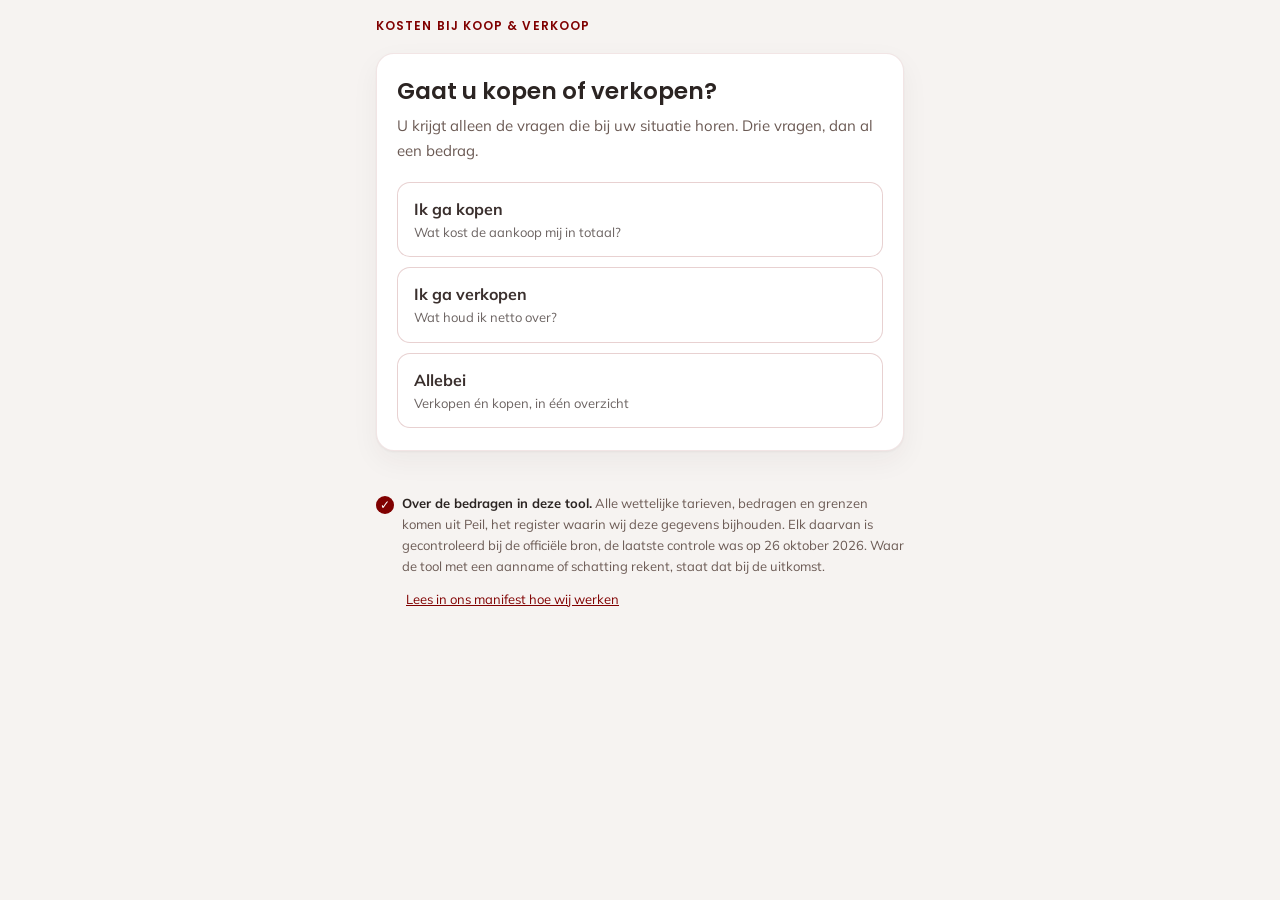
<file: index.html>
<!DOCTYPE html>
<html lang="nl">
<head>
    <meta charset="utf-8">
    <meta name="viewport" content="width=device-width, initial-scale=1">
    <title>Kosten bij koop en verkoop van Frans vastgoed - InfoFrankrijk</title>

    <!-- De tool hoort niet zelfstandig te ranken naast het artikel waarin hij
         is ingebed. Dezelfde URL staat als ARTIKEL_URL in calc.js; test.mjs
         faalt zodra de twee uit elkaar lopen. -->
    <meta name="robots" content="noindex, follow">
    <link rel="canonical" href="https://infofrankrijk.com/vastgoed-transactiekosten/">

    <link rel="stylesheet" href="schil.css">
</head>
<body>

<div class="rekentool">
  <div class="kolom">

    <div class="kop">Kosten bij koop &amp; verkoop</div>

    <!-- Voortgang -->
    <div class="voortgang verborgen" data-toon="voortgang">
      <div class="voortgang-regel">
        <button type="button" class="terug" data-actie="terug" aria-label="Vorige vraag">← Terug</button>
        <div class="stapteller">Vraag <span data-tekst="stapNr">1</span> van <span data-tekst="stapTotaal">1</span></div>
      </div>
      <div class="balk"><div class="balk-vulling" data-breedte="pct"></div></div>
    </div>

    <!-- Rol -->
    <section class="kaart verborgen" data-scherm="rol" aria-labelledby="kop-rol">
      <h1 id="kop-rol">Gaat u kopen of verkopen?</h1>
      <p class="inleiding">U krijgt alleen de vragen die bij uw situatie horen. Drie vragen, dan al een bedrag.</p>
      <div class="keuzes">
        <button type="button" class="keuze" data-veld="rol" data-waarde="koper">Ik ga kopen<span>Wat kost de aankoop mij in totaal?</span></button>
        <button type="button" class="keuze" data-veld="rol" data-waarde="verkoper">Ik ga verkopen<span>Wat houd ik netto over?</span></button>
        <button type="button" class="keuze" data-veld="rol" data-waarde="beide">Allebei<span>Verkopen én kopen, in één overzicht</span></button>
      </div>
    </section>

    <!-- K1 postcode -->
    <section class="kaart verborgen" data-scherm="k1" aria-labelledby="kop-k1">
      <h1 id="kop-k1">Wat is de postcode van de woning?</h1>
      <p class="inleiding">Het departement bepaalt het tarief van de overdrachtsbelasting.</p>
      <label for="veld-postcode">Postcode</label>
      <input id="veld-postcode" class="veld" name="postcode" type="text" inputmode="numeric" autocomplete="postal-code" maxlength="5" placeholder="34000">
      <p class="onderschrift">Vijf cijfers, bijvoorbeeld 34000 voor Montpellier.</p>
      <p class="onderschrift" data-tekst="postcodeMelding" role="status"></p>
    </section>

    <!-- K2 koopsom -->
    <section class="kaart verborgen" data-scherm="k2" aria-labelledby="kop-k2">
      <h1 id="kop-k2">Wat is de koopsom?
        <button type="button" class="info-knop" data-info="koopsom" aria-label="Uitleg bij koopsom" aria-expanded="false">i</button>
      </h1>
      <div class="notitie verborgen" data-notitie="koopsom" role="note">De koopsom is de prijs die u met de verkoper afspreekt, zoals die in het voorlopige koopcontract komt te staan. Kosten van notaris, belasting en makelaar horen daar niet bij. Die rekenen wij hierna voor u uit.</div>
      <label for="veld-koopsom" class="blok">Koopsom</label>
      <div class="bedragveld">
        <span class="teken" aria-hidden="true">€</span>
        <input id="veld-koopsom" name="koopsom" type="text" inputmode="numeric" placeholder="400.000">
      </div>
    </section>

    <!-- K3 type -->
    <section class="kaart verborgen" data-scherm="k3" aria-labelledby="kop-k3">
      <h1 id="kop-k3">Bestaande woning of nieuwbouw?
        <button type="button" class="info-knop" data-info="type" aria-label="Uitleg bij bestaand of nieuwbouw" aria-expanded="false">i</button>
      </h1>
      <div class="notitie verborgen" data-notitie="type" role="note">Nieuwbouw is een woning die voor het eerst wordt geleverd, meestal gekocht van een projectontwikkelaar of op plan. Alle andere woningen gelden als bestaande bouw. Het verschil is groot: bij nieuwbouw betaalt u een heel ander soort belasting.</div>
      <div class="keuzes-twee">
        <button type="button" class="keuze keuze-compact" data-veld="type" data-waarde="bestaand">Bestaand</button>
        <button type="button" class="keuze keuze-compact" data-veld="type" data-waarde="nieuwbouw">Nieuwbouw</button>
      </div>
    </section>

    <!-- V0 hoofdverblijf -->
    <section class="kaart verborgen" data-scherm="v0" aria-labelledby="kop-v0">
      <h1 id="kop-v0">Was dit uw hoofdverblijf toen u verkocht?
        <button type="button" class="info-knop" data-info="hoofdverblijf" aria-label="Uitleg bij hoofdverblijf" aria-expanded="false">i</button>
      </h1>
      <p class="inleiding">Eén vraag die alles kan schelen. Bij ja bent u in twee tellen klaar.</p>
      <div class="notitie verborgen" data-notitie="hoofdverblijf" role="note">Uw hoofdverblijf is de woning waar u op het moment van verkoop werkelijk en gewoonlijk woonde. Een tweede woning of een verhuurd pand valt hier niet onder. Twijfelt u, ga dan uit van het adres waar u belastingaangifte deed. Woont u op het moment van verkoop fiscaal buiten Frankrijk, dan geldt de vrijstelling voor een hoofdverblijf niet: kies dan Nee en vink later aan dat u fiscaal buiten Frankrijk woont.</div>
      <div class="keuzes-twee">
        <button type="button" class="keuze keuze-compact" data-veld="hoofdverblijf" data-waarde="ja">Ja</button>
        <button type="button" class="keuze keuze-compact" data-veld="hoofdverblijf" data-waarde="nee">Nee</button>
      </div>
    </section>

    <!-- VB bouwgrond -->
    <section class="kaart verborgen" data-scherm="vB" aria-labelledby="kop-vb">
      <h1 id="kop-vb">Gaat het om bouwgrond?
        <button type="button" class="info-knop" data-info="bouwgrond" aria-label="Uitleg bij bouwgrond" aria-expanded="false">i</button>
      </h1>
      <p class="inleiding">Deze vraag verandert uw bedrag, daarom staat hij hier vooraan.</p>
      <div class="notitie verborgen" data-notitie="bouwgrond" role="note">Bouwgrond is een perceel dat volgens het bestemmingsplan bebouwd mag worden, zonder woning erop. Voor bouwgrond gelden andere regels dan voor een woning: een aftrekpost vervalt en een extra heffing op hoge meerwaarden geldt er niet. Twijfelt u, kijk dan in de akte of vraag het uw notaris.</div>
      <div class="keuzes-twee">
        <button type="button" class="keuze keuze-compact" data-veld="bouwgrond" data-waarde="ja">Ja, bouwgrond</button>
        <button type="button" class="keuze keuze-compact" data-veld="bouwgrond" data-waarde="nee">Nee, een woning</button>
      </div>
    </section>

    <!-- V1 verkoopprijs -->
    <section class="kaart verborgen" data-scherm="v1" aria-labelledby="kop-v1">
      <h1 id="kop-v1">Voor welk bedrag verkoopt u?</h1>
      <label for="veld-verkoopprijs" class="blok">Verkoopprijs</label>
      <div class="bedragveld">
        <span class="teken" aria-hidden="true">€</span>
        <input id="veld-verkoopprijs" name="verkoopprijs" type="text" inputmode="numeric" placeholder="400.000">
      </div>
    </section>

    <!-- V2 verkrijging -->
    <section class="kaart verborgen" data-scherm="v2" aria-labelledby="kop-v2">
      <h1 id="kop-v2">Hoe hebt u het pand gekregen?
        <button type="button" class="info-knop" data-info="verkrijging" aria-label="Uitleg bij verkrijging" aria-expanded="false">i</button>
      </h1>
      <div class="notitie verborgen" data-notitie="verkrijging" role="note">Hebt u het pand gekocht, dan telt de koopprijs uit de akte. Bij een erfenis of schenking telt de waarde die destijds in de akte of aangifte is vastgelegd. Die waarde vindt u terug bij de notaris die de zaak toen heeft geregeld.</div>
      <div class="keuzes-drie">
        <button type="button" class="keuze keuze-compact" data-veld="verkrijging" data-waarde="gekocht">Gekocht</button>
        <button type="button" class="keuze keuze-compact" data-veld="verkrijging" data-waarde="geerfd">Geërfd</button>
        <button type="button" class="keuze keuze-compact" data-veld="verkrijging" data-waarde="geschonken">Geschonken</button>
      </div>
    </section>

    <!-- V3 aankoopprijs en verkrijgingskosten -->
    <section class="kaart verborgen" data-scherm="v3" aria-labelledby="kop-v3">
      <h1 id="kop-v3" data-tekst="vraagAankoopprijs">Voor welk bedrag hebt u het gekocht?</h1>
      <p class="inleiding">Het bedrag zoals het in de akte staat.</p>
      <label for="veld-aankoopprijs" data-tekst="labelAankoopprijs">Aankoopprijs destijds</label>
      <div class="bedragveld">
        <span class="teken" aria-hidden="true">€</span>
        <input id="veld-aankoopprijs" name="aankoopprijs" type="text" inputmode="numeric" placeholder="200.000">
      </div>

      <div class="blok verborgen" data-toon="verkrijgingskosten">
        <label for="veld-verkrijgingskosten">Kosten van de verkrijging destijds</label>
        <p class="onderschrift">Wat u toen kwijt was aan notaris, akte en belasting over de erfenis of schenking. Dit is iets anders dan de waarde van het pand hierboven. Een forfait bestaat hier niet.</p>
        <div class="post-met-knop">
          <div class="bedragveld">
            <span class="teken" aria-hidden="true">€</span>
            <input id="veld-verkrijgingskosten" name="verkrijgingskosten" type="text" inputmode="numeric" placeholder="0">
          </div>
          <button type="button" class="weet-niet" data-weetniet="verkrijgingskosten" aria-pressed="false">Weet ik niet</button>
        </div>
      </div>

      <div class="waarschuwing verborgen" data-toon="waarschuwingVerkrijging" role="note">
        <span class="teken" aria-hidden="true">!</span>
        <div><strong>Let op</strong><br>Bij een geërfd of geschonken pand rekent deze tool niet alles mee, zoals kosten van de nalatenschap of een verdeling tussen erfgenamen. Laat uw uitkomst nakijken door uw notaris.</div>
      </div>
    </section>

    <!-- V4 datums -->
    <section class="kaart verborgen" data-scherm="v4" aria-labelledby="kop-v4">
      <h1 id="kop-v4">Wanneer kreeg u het pand, en wanneer verkoopt u?</h1>
      <p class="inleiding">De tijd tussen die twee data bepaalt uw korting op de meerwaarde.</p>
      <div class="datums">
        <div>
          <label for="veld-datum-verkrijging">Datum van verkrijging</label>
          <input id="veld-datum-verkrijging" class="veld" name="datumVerkrijging" type="date">
        </div>
        <div>
          <label for="veld-datum-verkoop">Datum van verkoop</label>
          <input id="veld-datum-verkoop" class="veld" name="datumVerkoop" type="date">
        </div>
      </div>
      <p class="onderschrift" data-tekst="datumMelding" role="status"></p>
    </section>

    <!-- Uitkomst -->
    <section class="verborgen" data-scherm="uitkomst">
      <div class="kaart">
        <div role="status" aria-live="polite">
          <p class="uitkomst-zin" data-tekst="uitkomstZin"></p>
          <div class="uitkomst-bedrag" data-tekst="uitkomstBedrag">€ 0</div>
        </div>

        <div class="tweede-uitkomst verborgen" data-toon="tweedeUitkomst">
          <p class="uitkomst-zin" data-tekst="tweedeZin"></p>
          <div class="uitkomst-bedrag" data-tekst="tweedeBedrag">€ 0</div>
        </div>

        <!-- Direct onder het bedrag: wie het bedrag leest moet meteen zien dat
             de tarieven eronder oud zijn, niet pas na de opbouw. -->
        <div class="verouderd verborgen" data-toon="verouderd" role="alert">
          <strong>Deze tarieven zijn mogelijk achterhaald</strong>
          <p>De tarieventabel dateert van <span data-tekst="verouderdPeildatum">—</span> en is inmiddels <span data-tekst="verouderdMaanden">—</span> maanden oud. De belastingdienst publiceert maandelijks een nieuwe uitgave, dus er is waarschijnlijk een recentere. Ga bij uw notaris na welk tarief nu geldt voordat u op dit bedrag afgaat. Deze waarschuwing verschijnt bij een tabel van meer dan <span data-tekst="verouderdGrens">—</span> maanden oud; die grens is onze eigen keuze, geen wettelijke termijn.</p>
        </div>

        <div data-toon="opbouwBlok">
          <button type="button" class="opbouw-knop" data-actie="opbouw" aria-expanded="false">
            <span aria-hidden="true" data-tekst="opbouwPijl">▸</span><span data-tekst="opbouwLabel">Bekijk de opbouw</span>
          </button>
          <div class="opbouw verborgen" data-toon="opbouw">
            <div data-lijst="posten"></div>
            <div class="verborgen" data-toon="inKoopsom">
              <p class="onderschrift">Hierin niet meegeteld, want al in de koopsom begrepen:</p>
              <div data-lijst="inKoopsom"></div>
            </div>
          </div>
        </div>

        <div class="waarschuwing verborgen" data-toon="onvolledig" role="note">
          <span class="teken" aria-hidden="true">!</span>
          <div><strong>Uitkomst nog niet compleet</strong><br>U hebt bij één of meer posten "weet ik niet" gekozen. Die posten zijn niet meegerekend, dus het werkelijke bedrag ligt hoger.</div>
        </div>

        <div class="waarschuwing verborgen" data-toon="verkrijgingOnbekend" role="note">
          <span class="teken" aria-hidden="true">!</span>
          <div><strong>De kosten van uw verkrijging ontbreken</strong><br>Bij een geërfd of geschonken pand bestaat geen forfait: alleen uw werkelijke kosten mogen van de meerwaarde af. Zolang u die niet invult, rekent deze tool zonder die aftrek, en valt de belasting hier dus te hoog uit. Wat u netto overhoudt, is in werkelijkheid hoger dan hier staat.</div>
        </div>

        <div class="voorbehoud">
          <p class="bronregel">Berekening, geen advies. Tarieven met peildatum <span data-tekst="peildatum">—</span> · bron: <span data-tekst="bron">—</span></p>
          <!-- Aannames zonder overheidsbron: alleen zichtbaar waar ze meetellen. -->
          <p class="aanname verborgen" data-toon="aannameDebours"><strong>Aanname.</strong> Débours zijn de voorschotten die de notaris voor u uitgeeft, zoals kadaster en uittreksels. Daar bestaat geen wettelijk tarief voor. Wij rekenen met een ervaringscijfer van <span data-tekst="aannameDeboursBedrag">—</span>; uw notaris noemt het werkelijke bedrag.</p>
          <p class="aanname verborgen" data-toon="aannameVefa"><strong>Nieuwbouw.</strong> Bij nieuwbouw onder btw rekenen wij de overdrachtsbelasting met <span data-tekst="aannameVefaPct">—</span> procent: 0,70 procent plus 2,14 procent heffingskosten daarover.</p>
          <!-- Peil-stempel: direct onder het voorbehoud, één voor beide uitkomsten. -->
          <div data-peil="stempel"></div>
        </div>

        <div class="verantwoording">
          <button type="button" class="opbouw-knop" data-actie="verantwoording" aria-expanded="false">
            <span aria-hidden="true" data-tekst="verantwoordingPijl">▸</span><span data-tekst="verantwoordingLabel">Waarop berust dit?</span>
          </button>
          <div class="verborgen" data-toon="verantwoording">
            <p class="onderschrift">Per post de grondslag en de bron. Wat als <em>nog na te gaan</em> staat, is nog niet tegen de primaire bron gelegd.</p>
            <div data-lijst="verantwoording"></div>
          </div>
        </div>
      </div>

      <div data-lijst="waarschuwingen"></div>

      <button type="button" class="verder verborgen" data-toon="vervolgKnop" data-actie="verder">Verder met de verkoop →</button>

      <!-- Verfijningen koper -->
      <div class="kaart verborgen" data-toon="koperVerfijningen">
        <h2>Verfijn uw aankoop</h2>
        <p class="inleiding">Alleen als het op u van toepassing is. Uw bedrag hierboven past zich meteen aan.</p>
        <div data-lijst="koperVerfijningen"></div>

        <div class="verborgen" data-toon="makelaarKoop">
          <h3>Wie betaalt de courtage bij de aankoop?</h3>
          <div class="keuzes-drie">
            <button type="button" class="keuze keuze-compact" data-veld="mkKoopPartij" data-waarde="verkoper">Verkoper betaalt</button>
            <button type="button" class="keuze keuze-compact" data-veld="mkKoopPartij" data-waarde="koper">Koper betaalt</button>
            <button type="button" class="keuze keuze-compact" data-veld="mkKoopPartij" data-waarde="geen">Geen makelaar</button>
          </div>
          <div class="blok verborgen" data-toon="mkKoopBedrag">
            <div class="keuzes-twee">
              <button type="button" class="keuze keuze-compact" data-veld="mkKoopModus" data-waarde="percentage">Percentage</button>
              <button type="button" class="keuze keuze-compact" data-veld="mkKoopModus" data-waarde="bedrag">Vast bedrag</button>
            </div>
            <label for="veld-mk-koop" class="blok">Courtage</label>
            <div class="bedragveld">
              <span class="teken" aria-hidden="true" data-tekst="mkKoopTeken">%</span>
              <input id="veld-mk-koop" name="mkKoopWaarde" type="text" inputmode="decimal" placeholder="4,5">
            </div>
          </div>
        </div>
      </div>

      <!-- Verfijningen verkoper -->
      <div class="kaart verborgen" data-toon="verkoperVerfijningen">
        <h2>Verfijn uw verkoop</h2>
        <p class="inleiding">Alleen als het op u van toepassing is. Uw bedrag hierboven past zich meteen aan.</p>
        <div data-lijst="verkoperVerfijningen"></div>

        <div class="verborgen" data-toon="makelaarVerk">
          <h3>Wie betaalt de courtage bij de verkoop?</h3>
          <div class="keuzes-drie">
            <button type="button" class="keuze keuze-compact" data-veld="mkVerkPartij" data-waarde="verkoper">Verkoper betaalt</button>
            <button type="button" class="keuze keuze-compact" data-veld="mkVerkPartij" data-waarde="koper">Koper betaalt</button>
            <button type="button" class="keuze keuze-compact" data-veld="mkVerkPartij" data-waarde="geen">Geen makelaar</button>
          </div>
          <div class="blok verborgen" data-toon="mkVerkBedrag">
            <div class="keuzes-twee">
              <button type="button" class="keuze keuze-compact" data-veld="mkVerkModus" data-waarde="percentage">Percentage</button>
              <button type="button" class="keuze keuze-compact" data-veld="mkVerkModus" data-waarde="bedrag">Vast bedrag</button>
            </div>
            <label for="veld-mk-verk" class="blok">Courtage</label>
            <div class="bedragveld">
              <span class="teken" aria-hidden="true" data-tekst="mkVerkTeken">%</span>
              <input id="veld-mk-verk" name="mkVerkWaarde" type="text" inputmode="decimal" placeholder="4,5">
            </div>
          </div>
        </div>

        <div class="blok verborgen" data-toon="aktesBedrag">
          <label for="veld-aktes-bedrag">Werkelijke aankoopkosten van destijds</label>
          <p class="onderschrift">Notaris, akte en belasting die u bij de aankoop betaalde, volgens de akte. De kern kiest zelf wat gunstiger is: dit bedrag of het forfait.</p>
          <div class="bedragveld">
            <span class="teken" aria-hidden="true">€</span>
            <input id="veld-aktes-bedrag" name="aktesBedrag" type="text" inputmode="numeric" placeholder="0">
          </div>
        </div>

        <div class="blok verborgen" data-toon="verbouwdBedrag">
          <label for="veld-verbouwd-bedrag">Bedrag van de verbouwingsfacturen</label>
          <p class="onderschrift">Het totaal van de facturen van het bedrijf dat het werk deed, op naam van de eigenaar. De kern kiest zelf wat gunstiger is: dit bedrag of het forfait.</p>
          <div class="bedragveld">
            <span class="teken" aria-hidden="true">€</span>
            <input id="veld-verbouwd-bedrag" name="verbouwdBedrag" type="text" inputmode="numeric" placeholder="0">
          </div>
        </div>

        <div class="blok">
          <label for="veld-aantal">Met hoeveel personen verkoopt u?</label>
          <div class="teller">
            <button type="button" data-actie="aantal:-" aria-label="Eén verkoper minder">−</button>
            <input id="veld-aantal" name="aantalVerkopers" type="text" inputmode="numeric" readonly value="1">
            <button type="button" data-actie="aantal:+" aria-label="Eén verkoper meer">+</button>
          </div>
        </div>
      </div>

      <!-- Verkoopkosten -->
      <div class="kaart verborgen" data-toon="kostenvelden">
        <h3>Welke verkoopkosten maakt u?</h3>

        <div class="blok">
          <label for="veld-landmeter">Landmeter (géomètre)</label>
          <div class="post-met-knop">
            <div class="bedragveld">
              <span class="teken" aria-hidden="true">€</span>
              <input id="veld-landmeter" name="landmeter" type="text" inputmode="numeric" placeholder="0">
            </div>
            <button type="button" class="weet-niet" data-weetniet="landmeter" aria-pressed="false">Weet ik niet</button>
          </div>
        </div>

        <div class="blok">
          <label for="veld-diagnostics">Verplichte keuringen (diagnostics)</label>
          <div class="post-met-knop">
            <div class="bedragveld">
              <span class="teken" aria-hidden="true">€</span>
              <input id="veld-diagnostics" name="diagnostics" type="text" inputmode="numeric" placeholder="0">
            </div>
            <button type="button" class="weet-niet" data-weetniet="diagnostics" aria-pressed="false">Weet ik niet</button>
          </div>
        </div>

        <div class="blok">
          <label for="veld-doorhaling">Doorhaling van de hypotheek</label>
          <div class="post-met-knop">
            <div class="bedragveld">
              <span class="teken" aria-hidden="true">€</span>
              <input id="veld-doorhaling" name="doorhaling" type="text" inputmode="numeric" placeholder="0">
            </div>
            <button type="button" class="weet-niet" data-weetniet="doorhaling" aria-pressed="false">Weet ik niet</button>
          </div>
        </div>
      </div>

      <button type="button" class="herstart" data-actie="herstart" data-noprint="1">Opnieuw beginnen</button>
    </section>

    <!-- Doorgaan -->
    <button type="button" class="verder verborgen" data-toon="verderKnop" data-actie="verder" data-tekst="verderLabel">Verder</button>

    <!-- Tarieven niet geladen -->
    <div class="waarschuwing verborgen" data-toon="geenTarieven" role="alert">
      <span class="teken" aria-hidden="true">!</span>
      <div><strong>De tarieven konden niet worden geladen</strong><br>Zonder de tarieventabel rekent deze tool niet. Er wordt bewust geen terugvaltarief gebruikt. Ververs de pagina; blijft dit staan, meld het dan via het artikel.</div>
    </div>

    <p class="peil-alinea" id="peilVoet" hidden></p>

  </div>
</div>

<script type="module" src="schil.js"></script>

</body>
</html>
</file>
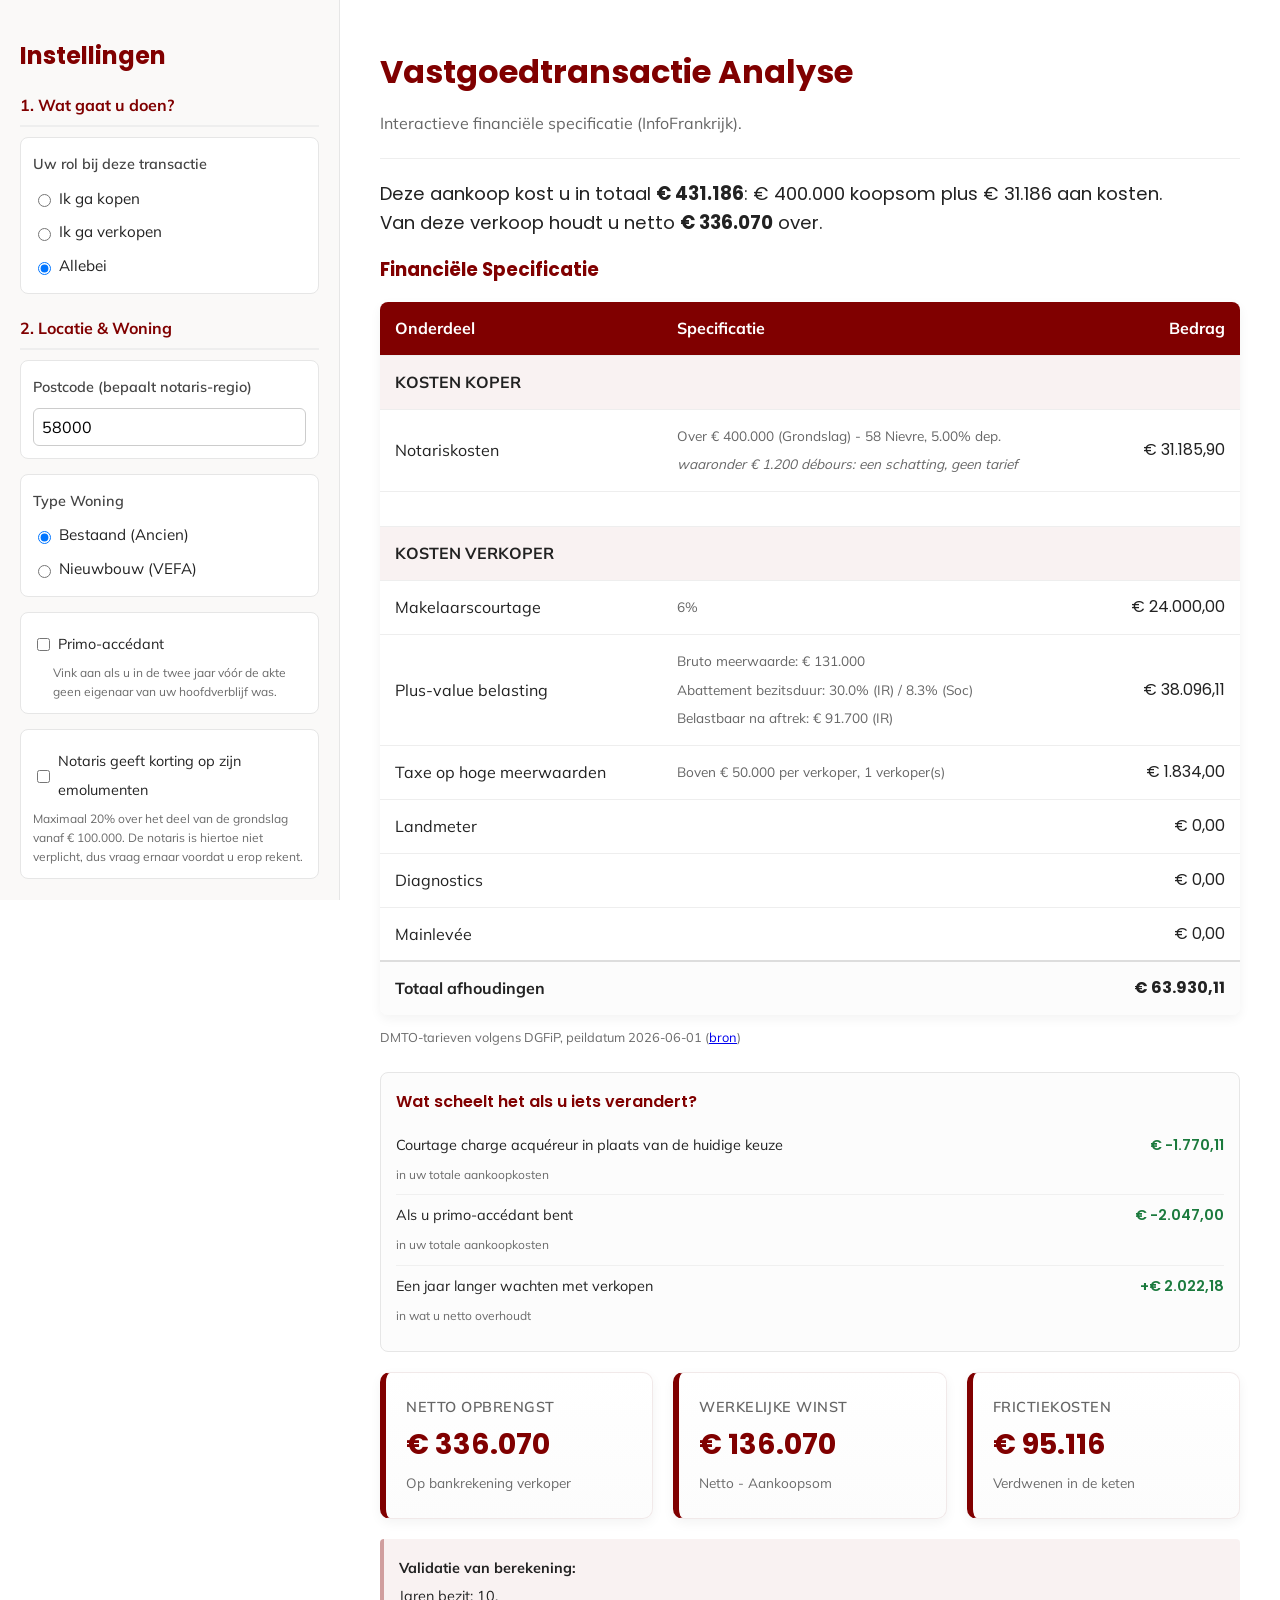
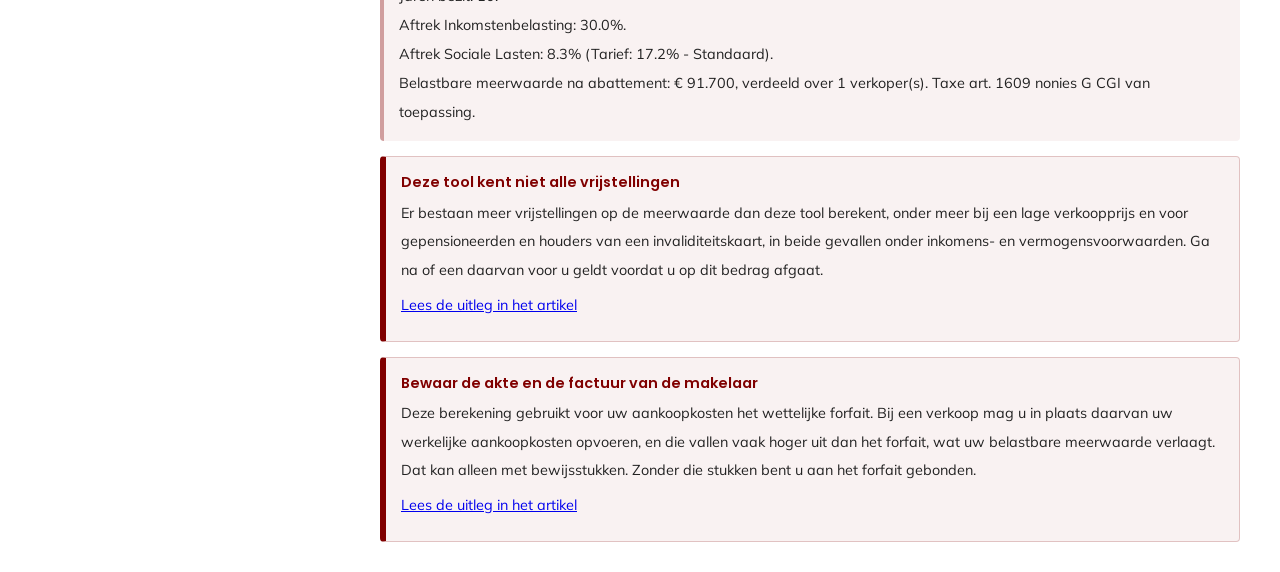
<file: index-oud.html>
<!DOCTYPE html>
<html lang="nl">
<head>
    <!-- TERUGVALOPTIE. Dit is de vorige interface, bewaard zodat er een weg
         terug is. Het hoofdadres index.html draait de nieuwe schil. Beide
         gebruiken dezelfde rekenkern in calc.js; de code van deze interface
         staat onderaan dat bestand en start alleen als deze pagina geladen is.
         Wilt u terug, wissel dan de twee bestandsnamen weer om. -->
    <meta charset="UTF-8">
    <meta name="viewport" content="width=device-width, initial-scale=1.0">
    <title>Vastgoedtransactie Analyse - InfoFrankrijk</title>

    <!-- Terugvaloptie: nooit indexeren. De canonical staat alleen op het
         hoofdadres; twee pagina's die naar hetzelfde artikel wijzen voegt niets
         toe. -->
    <meta name="robots" content="noindex, nofollow">

    <link rel="stylesheet" href="styles.css">
</head>
<body>

<div class="container">
    <div class="sidebar">
        <h2>Instellingen</h2>

        <div class="section-title">1. Wat gaat u doen?</div>
        <div class="input-group">
            <fieldset>
                <legend>Uw rol bij deze transactie</legend>
                <div class="radio-group">
                    <label class="radio-option"><input type="radio" name="rol" value="kopen" onchange="calculate()"> Ik ga kopen</label>
                    <label class="radio-option"><input type="radio" name="rol" value="verkopen" onchange="calculate()"> Ik ga verkopen</label>
                    <label class="radio-option"><input type="radio" name="rol" value="beide" checked onchange="calculate()"> Allebei</label>
                </div>
            </fieldset>
        </div>

        <div id="sectie_koper">
            <div class="section-title">2. Locatie &amp; Woning</div>
            <div class="input-group">
                <label for="postcode">Postcode (bepaalt notaris-regio)</label>
                <input type="text" id="postcode" value="58000" maxlength="5" inputmode="numeric" oninput="calculate()">
            </div>

            <div class="input-group">
                <fieldset>
                    <legend>Type Woning</legend>
                    <div class="radio-group">
                        <label class="radio-option"><input type="radio" name="type_woning" value="ancien" checked onchange="calculate()"> Bestaand (Ancien)</label>
                        <label class="radio-option"><input type="radio" name="type_woning" value="vefa" onchange="calculate()"> Nieuwbouw (VEFA)</label>
                    </div>
                </fieldset>
            </div>

            <div class="input-group" id="primo_wrapper">
                <div class="checkbox-group">
                    <input type="checkbox" id="primo_accedant" onchange="calculate()">
                    <label for="primo_accedant">Primo-accédant</label>
                </div>
                <div class="hint" style="margin-left:20px;">Vink aan als u in de twee jaar vóór de akte geen eigenaar van uw hoofdverblijf was.</div>
            </div>

            <div class="input-group" id="remise_wrapper">
                <div class="checkbox-group">
                    <input type="checkbox" id="remise_aan" onchange="calculate()">
                    <label for="remise_aan">Notaris geeft korting op zijn emolumenten</label>
                </div>
                <div id="remise_pct_wrapper" style="margin-top:8px;">
                    <label for="remise_pct">Kortingspercentage (%)</label>
                    <input type="number" id="remise_pct" value="20" min="0" max="20" step="1" oninput="calculate()">
                </div>
                <div class="hint">Maximaal 20% over het deel van de grondslag vanaf € 100.000. De notaris is hiertoe niet verplicht, dus vraag ernaar voordat u erop rekent.</div>
            </div>
        </div>

        <div class="section-title">3. Makelaar</div>
        <div class="input-group">
            <label for="makelaar_optie">Wie betaalt de makelaar?</label>
            <select id="makelaar_optie" onchange="calculate()">
                <option value="vendeur">Verkoper (Charge Vendeur)</option>
                <option value="acquereur">Koper (Charge Acquéreur)</option>
                <option value="geen">Geen makelaar</option>
            </select>
        </div>
        <div class="input-group" id="makelaar_perc_wrapper">
            <label for="makelaar_perc">Makelaarscourtage (%)</label>
            <input type="number" id="makelaar_perc" value="6.0" step="0.1" min="0" oninput="calculate()">
        </div>

        <div class="section-title">4. Bedragen &amp; Data</div>
        <div class="input-group">
            <label for="verkoopprijs">Totale Verkoopprijs (€)</label>
            <input type="number" id="verkoopprijs" value="400000" step="1000" min="0" oninput="calculate()">
        </div>

        <div id="sectie_verkoper_bedragen">
            <div class="input-group">
                <label for="verkrijging">Hoe hebt u dit pand verkregen?</label>
                <select id="verkrijging" onchange="calculate()">
                    <option value="gekocht">Gekocht</option>
                    <option value="geerfd">Geërfd</option>
                    <option value="geschonken">Geschonken gekregen</option>
                </select>
                <div class="hint" id="verkrijging_hint"></div>
            </div>
            <div class="input-group">
                <label for="aankoopprijs" id="aankoopprijs_label">Oorspronkelijke Aankoopsom (€)</label>
                <input type="number" id="aankoopprijs" value="200000" step="1000" min="0" oninput="calculate()">
            </div>
            <div class="input-group">
                <div style="display:flex; gap:10px;">
                    <div style="flex:1;">
                        <label for="datum_aankoop">Datum Aankoop</label>
                        <input type="date" id="datum_aankoop" value="2015-01-01" oninput="calculate()">
                    </div>
                    <div style="flex:1;">
                        <label for="datum_verkoop">Datum Verkoop</label>
                        <input type="date" id="datum_verkoop" value="2025-01-01" oninput="calculate()">
                    </div>
                </div>
                <div class="hint" id="jaren_bezit_label">Jaren bezit: 10</div>
            </div>
        </div>

        <div id="sectie_fiscaal">
            <div class="section-title">5. Fiscale Situatie</div>
            <div class="input-group">
                <label for="fiscale_woonplaats">Waar woont u fiscaal?</label>
                <select id="fiscale_woonplaats" onchange="calculate()">
                    <option value="fr">In Frankrijk</option>
                    <option value="buiten">Buiten Frankrijk</option>
                </select>
            </div>
            <div class="input-group">
                <div class="checkbox-group">
                    <input type="checkbox" id="is_hoofdverblijf" onchange="toggleFiscaleOpties(); calculate()">
                    <label for="is_hoofdverblijf">Dit was mijn Hoofdverblijf</label>
                </div>
            </div>

            <div id="fiscale_opties">
                <div class="input-group">
                    <div class="checkbox-group">
                        <input type="checkbox" id="gemeubileerd_reeel" onchange="calculate()">
                        <label for="gemeubileerd_reeel">Gemeubileerd verhuurd geweest onder het reële stelsel</label>
                    </div>
                </div>
                <div class="input-group">
                    <label for="aantal_verkopers">Aantal verkopers</label>
                    <input type="number" id="aantal_verkopers" value="1" min="1" step="1" oninput="calculate()">
                    <div class="hint">De drempel van € 50.000 voor de taxe op hoge meerwaarden geldt per verkoper.</div>
                </div>
                <div class="input-group">
                    <div class="checkbox-group">
                        <input type="checkbox" id="is_bouwgrond" onchange="calculate()">
                        <label for="is_bouwgrond">Betreft bouwgrond (terrain à bâtir)</label>
                    </div>
                    <div class="hint" style="margin-left:20px;">De taxe op hoge meerwaarden geldt niet voor bouwgrond.</div>
                </div>
                <div class="input-group">
                    <label for="aankoopkosten_modus" id="aankoopkosten_modus_label">Kosten van de verkrijging destijds</label>
                    <select id="aankoopkosten_modus" onchange="calculate()">
                        <option value="forfait">Forfait van 7,5% van de aankoopsom</option>
                        <option value="werkelijk">Werkelijke kosten, op bewijsstukken</option>
                    </select>
                    <div id="aankoopkosten_eigen_wrapper" style="margin-top:8px;">
                        <label for="aankoopkosten_eigen" id="aankoopkosten_eigen_label">Werkelijke aankoopkosten (€)</label>
                        <input type="number" id="aankoopkosten_eigen" value="" min="0" step="100" oninput="calculate()">
                    </div>
                    <div class="hint" id="aankoopkosten_advies"></div>
                </div>
                <div class="input-group">
                    <label for="werkzaamheden_modus">Werkzaamheden aan de woning</label>
                    <select id="werkzaamheden_modus" onchange="calculate()">
                        <option value="forfait">Forfait van 15% bij bezit langer dan vijf jaar</option>
                        <option value="werkelijk">Werkelijke kosten, op facturen van een bedrijf</option>
                    </select>
                    <div id="werkzaamheden_eigen_wrapper" style="margin-top:8px;">
                        <label for="werkzaamheden_eigen">Werkelijke kosten werkzaamheden (€)</label>
                        <input type="number" id="werkzaamheden_eigen" value="" min="0" step="100" oninput="calculate()">
                    </div>
                    <div class="hint" id="werkzaamheden_advies"></div>
                </div>

                <div class="input-group">
                    <label for="landmeter">Landmeter (€)</label>
                    <div class="veld-met-knop">
                        <input type="number" id="landmeter" value="" min="0" step="100" oninput="calculate()">
                        <button type="button" class="weet-niet" id="wn_landmeter" aria-pressed="false" onclick="toggleWeetNiet('landmeter')">weet ik niet</button>
                    </div>
                </div>
                <div class="input-group">
                    <label for="diagnostics">Diagnostics (€)</label>
                    <div class="veld-met-knop">
                        <input type="number" id="diagnostics" value="" min="0" step="100" oninput="calculate()">
                        <button type="button" class="weet-niet" id="wn_diagnostics" aria-pressed="false" onclick="toggleWeetNiet('diagnostics')">weet ik niet</button>
                    </div>
                </div>
                <div class="input-group">
                    <label for="mainlevee">Mainlevée (€)</label>
                    <div class="veld-met-knop">
                        <input type="number" id="mainlevee" value="" min="0" step="100" oninput="calculate()">
                        <button type="button" class="weet-niet" id="wn_mainlevee" aria-pressed="false" onclick="toggleWeetNiet('mainlevee')">weet ik niet</button>
                    </div>
                </div>

                <div class="input-group">
                    <div class="checkbox-group">
                        <input type="checkbox" id="de_ruyter" onchange="calculate()">
                        <label for="de_ruyter">Arrest De Ruyter (7.5% soc. lasten)</label>
                    </div>
                    <div class="hint" style="margin-left:20px;">Vink aan als u voor ziektekosten onder de wetgeving van een ander land van de EER of Zwitserland valt en niet ten laste komt van een Frans verplicht stelsel. Voor het Verenigd Koninkrijk gelden de uittredingsakkoorden. <a id="link_de_ruyter" href="#" target="_blank" rel="noopener noreferrer">Twijfelt u? Lees eerst de uitleg.</a></div>
                </div>
            </div>
        </div>
    </div>

    <div class="main">
        <h1>Vastgoedtransactie Analyse</h1>
        <p style="color:#666;">Interactieve financiële specificatie (InfoFrankrijk).</p>
        <hr style="border:0; border-top:1px solid #eee; margin:20px 0;">

        <div id="validatie" role="alert" aria-live="assertive"></div>

        <!-- Alleen de samenvattende zin wordt aangekondigd. Een aria-live op het
             hele uitkomstblok laat een schermlezer bij elke toetsaanslag de
             volledige tabel voorlezen, en dat is onbruikbaar. -->
        <div id="uitkomst">
            <div class="uitkomst-zin" id="uitkomst_zin" role="status" aria-live="polite"></div>

            <h3>Financiële Specificatie</h3>
            <table>
                <caption class="visueel-verborgen">Specificatie van de kosten van deze transactie</caption>
                <thead>
                    <tr>
                        <th scope="col">Onderdeel</th>
                        <th scope="col">Specificatie</th>
                        <th scope="col" class="amount-header">Bedrag</th>
                    </tr>
                </thead>
                <tbody id="spec_table">
                    </tbody>
            </table>
            <div class="peildatum" id="dmto_peildatum"></div>

            <div id="onvolledig"></div>

            <div id="gevoeligheden"></div>

            <div class="cards-container">
                <div class="result-card" id="card_1">
                    <div class="result-label" id="card_1_label">Netto Opbrengst</div>
                    <div class="result-value" id="res_netto">€ 0</div>
                    <div class="result-sub" id="card_1_sub">Op bankrekening verkoper</div>
                </div>
                <div class="result-card" id="card_2">
                    <div class="result-label" id="card_2_label">Werkelijke Winst</div>
                    <div class="result-value" id="res_winst">€ 0</div>
                    <div class="result-sub" id="card_2_sub">Netto - Aankoopsom</div>
                </div>
                <div class="result-card" id="card_3">
                    <div class="result-label" id="card_3_label">Frictiekosten</div>
                    <div class="result-value" id="res_frictie">€ 0</div>
                    <div class="result-sub" id="card_3_sub">Verdwenen in de keten</div>
                </div>
            </div>

            <div class="info-box" id="tax_explanation">
                </div>

            <div id="signaleringen"></div>
        </div>
    </div>
</div>

<script type="module" src="calc.js"></script>

</body>
</html>
</file>
<file: schil.css>
/* Vastgoedtransactie Analyse — presentatielaag.
 *
 * Vertaald uit schil/Rekentool_Frankrijk.dc.html. Opmaak, flow en teksten komen
 * daaruit; de inline stijlen zijn hier tot klassen gemaakt.
 *
 * Twee kleuren uit het ontwerp haalden de contrasteis van 4,5 op 1 niet en zijn
 * vervangen door de dichtstbijzijnde die dat wel haalt: het effectlabel
 * #8a7a74 gaf 4,10 op 1 en de placeholder #a9998f gaf 2,75 op 1; beide staan nu
 * op #7e6e6a, dat 4,85 op 1 geeft.
 */

@font-face { font-family: 'Mulish'; font-style: normal; font-weight: 400; font-display: swap; src: url('fonts/mulish-latin-400-normal.woff2') format('woff2'); }
@font-face { font-family: 'Mulish'; font-style: normal; font-weight: 600; font-display: swap; src: url('fonts/mulish-latin-600-normal.woff2') format('woff2'); }
@font-face { font-family: 'Mulish'; font-style: normal; font-weight: 700; font-display: swap; src: url('fonts/mulish-latin-700-normal.woff2') format('woff2'); }
@font-face { font-family: 'Poppins'; font-style: normal; font-weight: 600; font-display: swap; src: url('fonts/poppins-latin-600-normal.woff2') format('woff2'); }
@font-face { font-family: 'Poppins'; font-style: normal; font-weight: 700; font-display: swap; src: url('fonts/poppins-latin-700-normal.woff2') format('woff2'); }

:root {
    --bordeaux: #800000;
    --bordeaux-donker: #5c0000;
    --grond: #f6f3f1;
    --tekst: #2b2422;
    --gedempt: #6b5a54;
    --gedempt-licht: #7e6e6a;
    --notitie: #4a3b37;
    --groen: #2f6b3a;
    --rand: rgba(128, 0, 0, 0.10);
    --rand-veld: rgba(128, 0, 0, 0.18);
    --vulling-zacht: rgba(128, 0, 0, 0.05);
}

* { box-sizing: border-box; }

html, body {
    margin: 0;
    padding: 0;
    background: var(--grond);
}

body {
    font-family: Mulish, 'Segoe UI', system-ui, sans-serif;
    line-height: 1.8;
    color: var(--tekst);
}

a { color: var(--bordeaux); }
a:hover { color: var(--bordeaux-donker); }

button:focus-visible,
input:focus-visible,
a:focus-visible,
summary:focus-visible {
    outline: 3px solid var(--groen);
    outline-offset: 2px;
}

input::placeholder { color: var(--gedempt-licht); }

@keyframes schermIn {
    from { opacity: 0; transform: translateY(8px); }
    to { opacity: 1; transform: none; }
}

@media (prefers-reduced-motion: reduce) {
    * { animation: none !important; transition: none !important; }
}

@media print {
    [data-noprint] { display: none !important; }
}

/* ── Raamwerk ──────────────────────────────────────────────────────────── */

.rekentool {
    display: flex;
    flex-direction: column;
    background: var(--grond);
}

.kolom {
    width: 100%;
    max-width: 560px;
    margin: 0 auto;
    padding: 18px 16px 24px;
    display: flex;
    flex-direction: column;
    gap: 18px;
    flex: 1;
}

.kop {
    font-family: Poppins, sans-serif;
    font-size: 12px;
    font-weight: 600;
    letter-spacing: 0.09em;
    text-transform: uppercase;
    color: var(--bordeaux);
    line-height: 1.4;
}

/* ── Voortgang ─────────────────────────────────────────────────────────── */

.voortgang { display: flex; flex-direction: column; gap: 8px; }

.voortgang-regel {
    display: flex;
    align-items: center;
    justify-content: space-between;
    gap: 12px;
}

.terug {
    display: inline-flex;
    align-items: center;
    gap: 6px;
    border: none;
    background: none;
    padding: 4px 0;
    margin: 0;
    font: inherit;
    font-size: 14px;
    font-weight: 600;
    color: var(--bordeaux);
    cursor: pointer;
}

.stapteller { font-size: 13px; color: var(--gedempt); }

.balk {
    height: 5px;
    border-radius: 999px;
    background: rgba(128, 0, 0, 0.10);
    overflow: hidden;
}

.balk-vulling {
    height: 100%;
    border-radius: 999px;
    background: var(--bordeaux);
    transition: width .35s cubic-bezier(.2, .7, .3, 1);
}

/* ── Kaart ─────────────────────────────────────────────────────────────── */

.kaart {
    animation: schermIn .3s ease both;
    background: #fff;
    border: 1px solid var(--rand);
    border-radius: 18px;
    box-shadow: 0 1px 2px rgba(60, 30, 30, .05), 0 10px 28px rgba(60, 30, 30, .05);
    padding: 22px 20px;
}

.kaart h1 {
    font-family: Poppins, sans-serif;
    font-size: 23px;
    line-height: 1.35;
    font-weight: 600;
    margin: 0 0 6px;
}

.kaart h2 {
    font-family: Poppins, sans-serif;
    font-size: 18px;
    line-height: 1.4;
    font-weight: 600;
    margin: 0 0 4px;
}

.kaart h3 {
    font-family: Poppins, sans-serif;
    font-size: 15px;
    line-height: 1.5;
    font-weight: 600;
    margin: 18px 0 8px;
}

.inleiding {
    margin: 0 0 18px;
    font-size: 15px;
    color: var(--gedempt);
    line-height: 1.7;
}

.onderschrift { margin: 8px 0 0; font-size: 13px; color: var(--gedempt); }

/* ── Keuzeknoppen ──────────────────────────────────────────────────────── */

.keuzes { display: flex; flex-direction: column; gap: 10px; }
.keuzes-twee { display: grid; grid-template-columns: 1fr 1fr; gap: 10px; margin-top: 16px; }
.keuzes-drie { display: grid; grid-template-columns: 1fr; gap: 10px; margin-top: 16px; }

.keuze {
    display: flex;
    flex-direction: column;
    align-items: flex-start;
    gap: 2px;
    width: 100%;
    padding: 14px 16px;
    border-radius: 13px;
    border: 1.5px solid var(--rand-veld);
    background: #fff;
    color: #3a2f2d;
    font: inherit;
    font-size: 16px;
    font-weight: 700;
    text-align: left;
    cursor: pointer;
    line-height: 1.5;
}

.keuze span {
    font-size: 13px;
    font-weight: 400;
    opacity: .75;
}

.keuze-compact {
    align-items: center;
    text-align: center;
    padding: 16px 14px;
}

.keuze[aria-pressed="true"] {
    background: var(--bordeaux);
    border-color: var(--bordeaux);
    color: #fff;
}

/* ── Invoervelden ──────────────────────────────────────────────────────── */

label {
    display: block;
    font-size: 14px;
    font-weight: 700;
    margin-bottom: 6px;
}

.veld {
    width: 100%;
    padding: 14px 16px;
    font: inherit;
    font-size: 18px;
    font-weight: 600;
    letter-spacing: .06em;
    border: 1.5px solid var(--rand-veld);
    border-radius: 12px;
    background: #fffdfc;
    color: var(--tekst);
}

.veld:focus { border-color: var(--bordeaux); }

.bedragveld {
    display: flex;
    align-items: center;
    gap: 10px;
    padding: 4px 16px;
    border: 1.5px solid var(--rand-veld);
    border-radius: 12px;
    background: #fffdfc;
}

.bedragveld:focus-within { border-color: var(--bordeaux); }

.bedragveld .teken {
    font-family: Poppins, sans-serif;
    font-size: 20px;
    font-weight: 600;
    color: var(--bordeaux);
}

.bedragveld input {
    flex: 1;
    width: 100%;
    padding: 10px 0;
    font: inherit;
    font-size: 20px;
    font-weight: 700;
    border: none;
    outline: none;
    background: none;
    color: var(--tekst);
}

.datums { display: grid; grid-template-columns: 1fr 1fr; gap: 12px; margin-top: 16px; }

.post-met-knop { display: flex; gap: 8px; align-items: stretch; }
.post-met-knop .bedragveld { flex: 1; min-width: 0; }

.weet-niet {
    flex-shrink: 0;
    padding: 8px 12px;
    font: inherit;
    font-size: 13px;
    font-weight: 600;
    line-height: 1.3;
    border-radius: 12px;
    border: 1.5px solid rgba(128, 0, 0, 0.25);
    background: #fff;
    color: var(--bordeaux);
    cursor: pointer;
}

.weet-niet[aria-pressed="true"] {
    background: var(--bordeaux);
    border-color: var(--bordeaux);
    color: #fff;
}

.blok { margin-top: 18px; }

/* ── Uitleg, notities en waarschuwingen ────────────────────────────────── */

.info-knop {
    vertical-align: middle;
    margin-left: 4px;
    width: 26px;
    height: 26px;
    border-radius: 999px;
    border: 1.5px solid rgba(128, 0, 0, 0.30);
    background: rgba(128, 0, 0, 0.06);
    color: var(--bordeaux);
    font-family: Poppins, sans-serif;
    font-size: 14px;
    font-weight: 700;
    line-height: 1;
    cursor: pointer;
}

.notitie {
    margin: 10px 0 4px;
    padding: 12px 14px;
    border-radius: 12px;
    background: var(--vulling-zacht);
    border: 1px solid rgba(128, 0, 0, 0.14);
    font-size: 14px;
    line-height: 1.7;
    color: var(--notitie);
}

.waarschuwing {
    display: flex;
    gap: 10px;
    margin: 14px 0 0;
    padding: 12px 14px;
    border-radius: 12px;
    background: #fdf3d8;
    border: 1px solid rgba(122, 92, 0, 0.25);
    font-size: 14px;
    line-height: 1.7;
    color: #4a3b1f;
}

.waarschuwing .teken {
    flex-shrink: 0;
    font-weight: 700;
    color: #7a5c00;
}

/* ── Uitkomst ──────────────────────────────────────────────────────────── */

.uitkomst-zin { margin: 0; font-size: 15px; color: var(--gedempt); line-height: 1.7; }

.uitkomst-bedrag {
    font-family: Poppins, sans-serif;
    font-size: 38px;
    font-weight: 700;
    line-height: 1.25;
    color: var(--bordeaux);
    margin-top: 2px;
}

.uitkomst-bedrag.groen { color: var(--groen); }

.tweede-uitkomst {
    margin-top: 18px;
    padding-top: 16px;
    border-top: 1px solid var(--rand);
}

.opbouw-knop {
    display: inline-flex;
    align-items: center;
    gap: 8px;
    margin-top: 16px;
    border: none;
    background: none;
    padding: 4px 0;
    font: inherit;
    font-size: 14px;
    font-weight: 600;
    color: var(--bordeaux);
    cursor: pointer;
}

.opbouw { margin-top: 10px; }

.post {
    display: flex;
    justify-content: space-between;
    gap: 12px;
    padding: 7px 0;
    border-bottom: 1px solid rgba(128, 0, 0, 0.08);
    font-size: 14px;
}

.post:last-child { border-bottom: none; }

.post .bedrag {
    font-family: Poppins, sans-serif;
    font-weight: 600;
    white-space: nowrap;
}

.bronregel {
    margin: 16px 0 0;
    padding-top: 14px;
    border-top: 1px solid var(--rand);
    font-size: 13px;
    line-height: 1.7;
    color: var(--gedempt);
}

.post-soort {
    font-size: 0.78em;
    color: var(--gedempt);
    font-weight: 400;
}

.verouderd {
    margin-top: 16px;
    padding: 14px 16px;
    border-radius: 12px;
    background: #fdf3d8;
    border: 1px solid rgba(122, 92, 0, 0.35);
    border-left: 6px solid #7a5c00;
    font-size: 14px;
    line-height: 1.7;
    color: #4a3b1f;
}

.verouderd strong { font-family: Poppins, sans-serif; }
.verouderd p { margin: 4px 0 0; }

/* ── Verantwoording ────────────────────────────────────────────────────── */

.verantwoording {
    margin-top: 16px;
    padding-top: 14px;
    border-top: 1px solid var(--rand);
}

.bron {
    padding: 10px 0;
    border-bottom: 1px solid rgba(128, 0, 0, 0.08);
    font-size: 13px;
    line-height: 1.6;
}

.bron:last-child { border-bottom: none; }

.bron-kop {
    display: flex;
    justify-content: space-between;
    gap: 10px;
    font-weight: 700;
}

.bron-kop .bedrag { white-space: nowrap; font-family: Poppins, sans-serif; }

.bron-grondslag { color: var(--notitie); margin-top: 2px; }

.bron-herkomst { color: var(--gedempt); margin-top: 2px; }

.bron-status {
    display: inline-block;
    margin-top: 4px;
    padding: 1px 8px;
    border-radius: 999px;
    font-size: 11px;
    font-weight: 700;
    letter-spacing: .03em;
}

.bron-status.primair { background: rgba(47, 107, 58, 0.12); color: #24522d; }
.bron-status.teverifieren { background: #fdf3d8; color: #6b5100; }
/* Grijs en niet amber: dit is geen openstaande controle maar een vaststelling.
   Ook niet groen, want groen zou zeggen dat er een bron onder ligt. */
.bron-status.geentarief { background: rgba(74, 59, 55, 0.10); color: #4a3b37; }

.blokkop {
    font-family: Poppins, sans-serif;
    font-weight: 600;
    font-size: 13px;
    color: var(--bordeaux);
    margin-top: 12px;
}

/* ── Verfijningen ──────────────────────────────────────────────────────── */

.verfijning { margin-bottom: 10px; }

.verfijning-regel { display: flex; gap: 8px; align-items: stretch; }

.verfijning-knop {
    flex: 1;
    display: flex;
    align-items: center;
    justify-content: space-between;
    gap: 12px;
    text-align: left;
    padding: 12px 14px;
    border-radius: 13px;
    border: 1.5px solid rgba(128, 0, 0, 0.12);
    background: #fff;
    font: inherit;
    font-size: 15px;
    font-weight: 600;
    color: var(--tekst);
    cursor: pointer;
    line-height: 1.5;
}

.verfijning-knop[aria-pressed="true"] { border-color: var(--bordeaux); }

.verfijning-effect {
    flex-shrink: 0;
    font-size: 13px;
    font-weight: 700;
    color: var(--gedempt-licht);
    white-space: nowrap;
}

.verfijning-effect.heeft-bedrag { color: var(--groen); }

/* ── Aantal verkopers ──────────────────────────────────────────────────── */

.teller { display: flex; align-items: center; gap: 10px; }

.teller button {
    width: 44px;
    height: 44px;
    border-radius: 12px;
    border: 1.5px solid var(--rand-veld);
    background: #fff;
    color: var(--bordeaux);
    font: inherit;
    font-size: 20px;
    font-weight: 700;
    cursor: pointer;
}

.teller input {
    width: 64px;
    text-align: center;
    padding: 10px 0;
    font: inherit;
    font-size: 18px;
    font-weight: 700;
    border: 1.5px solid var(--rand-veld);
    border-radius: 12px;
    background: #fffdfc;
    color: var(--tekst);
}

/* ── Hoofdknoppen ──────────────────────────────────────────────────────── */

.verder {
    width: 100%;
    padding: 16px;
    border-radius: 14px;
    border: none;
    background: var(--bordeaux);
    color: #fff;
    font: inherit;
    font-size: 17px;
    font-weight: 700;
    cursor: pointer;
}

.verder[disabled] { opacity: .45; cursor: not-allowed; }

.herstart {
    align-self: flex-start;
    margin-top: 18px;
    border: none;
    background: none;
    padding: 4px 0;
    font: inherit;
    font-size: 14px;
    font-weight: 600;
    color: var(--bordeaux);
    cursor: pointer;
    text-decoration: underline;
}

.verborgen { display: none !important; }

.visueel-verborgen {
    position: absolute;
    width: 1px;
    height: 1px;
    padding: 0;
    margin: -1px;
    overflow: hidden;
    clip: rect(0, 0, 0, 0);
    white-space: nowrap;
    border: 0;
}

@media (max-width: 400px) {
    .kolom { padding: 14px 12px 20px; }
    .kaart { padding: 18px 14px; border-radius: 14px; }
    .kaart h1 { font-size: 20px; }
    .uitkomst-bedrag { font-size: 32px; }
    .keuzes-twee { grid-template-columns: 1fr; }
    .datums { grid-template-columns: 1fr; }
}

/* Voorbehoud, aannames en Peil-label. Stempel en voettekst zijn alleen zichtbaar als PEIL_LABEL_AAN in peil.js true is. */
.voorbehoud .bronregel { margin-top: 16px; }
.aanname {
    margin: 10px 0 0;
    font-size: 13px;
    line-height: 1.7;
    color: var(--gedempt);
}
.aanname strong { color: var(--tekst); }
.peil-stempel:focus-visible, .peil-alinea a:focus-visible { outline: 2px solid var(--bordeaux); outline-offset: 3px; border-radius: 4px; }
.peil-stempel-rij { display: flex; justify-content: flex-end; margin-top: 12px; }
.peil-stempel { display: inline-flex; align-items: center; gap: 9px; min-height: 44px; padding: 4px 12px 4px 4px; border: 1px solid #eadede; border-radius: 999px; background: #fff; color: #800000; text-decoration: none; transition: border-color .15s, background .15s; }
.peil-stempel svg { flex: none; width: 36px; height: 36px; display: block; opacity: .85; filter: drop-shadow(0 1px 0 rgba(255,255,255,.9)) drop-shadow(0 -1px 0 rgba(128,0,0,.12)); }
.peil-stempel__tk { display: flex; flex-direction: column; line-height: 1.25; }
.peil-stempel__t1 { font-size: 13px; font-weight: 700; color: #7a1f1f; }
.peil-stempel__t2 { font-size: 12px; color: #6a5d58; }
.peil-stempel:hover { border-color: #cfa9a9; background: #fcf7f7; }
.peil-pijl { display: inline-block; margin-left: .25em; font-size: 12px; line-height: 1; color: inherit; transition: transform .15s; }
@media (prefers-reduced-motion: no-preference) { .peil-stempel:hover .peil-pijl { transform: translate(2px, -2px); } }
.peil-stempel:hover .peil-stempel__t1 { text-decoration: underline; text-underline-offset: 2px; }
.peil-merk { flex: none; display: inline-block; width: 18px; height: 18px; border-radius: 50%; background: #800000; color: #fff; font: 700 12px/18px system-ui, sans-serif; text-align: center; text-decoration: none; }
.peil-alinea { position: relative; margin: 24px 0 0; padding-left: 26px; max-width: 72ch; font-size: 13px; line-height: 1.6em; color: var(--gedempt); }
.peil-alinea[hidden] { display: none; }
.peil-alinea .peil-merk { position: absolute; left: 0; top: 3px; }
.peil-alinea strong { color: var(--tekst); }
.peil-alinea a { display: inline-block; padding: 12px 4px; min-height: 44px; box-sizing: border-box; }
</file>
<file: styles.css>
/* --- LETTERTYPEN, ZELF GEHOST ---
 * Poppins en Mulish staan in fonts/ en worden niet bij Google opgehaald.
 * Beide vallen onder de SIL Open Font License 1.1; de licentieteksten staan
 * naast de bestanden. Alleen de latijnse subset, de vier gebruikte gewichten.
 */
@font-face {
    font-family: 'Mulish';
    font-style: normal;
    font-weight: 300;
    font-display: swap;
    src: url('fonts/mulish-latin-300-normal.woff2') format('woff2');
}
@font-face {
    font-family: 'Mulish';
    font-style: normal;
    font-weight: 400;
    font-display: swap;
    src: url('fonts/mulish-latin-400-normal.woff2') format('woff2');
}
@font-face {
    font-family: 'Mulish';
    font-style: normal;
    font-weight: 600;
    font-display: swap;
    src: url('fonts/mulish-latin-600-normal.woff2') format('woff2');
}
@font-face {
    font-family: 'Mulish';
    font-style: normal;
    font-weight: 700;
    font-display: swap;
    src: url('fonts/mulish-latin-700-normal.woff2') format('woff2');
}
@font-face {
    font-family: 'Poppins';
    font-style: normal;
    font-weight: 300;
    font-display: swap;
    src: url('fonts/poppins-latin-300-normal.woff2') format('woff2');
}
@font-face {
    font-family: 'Poppins';
    font-style: normal;
    font-weight: 400;
    font-display: swap;
    src: url('fonts/poppins-latin-400-normal.woff2') format('woff2');
}
@font-face {
    font-family: 'Poppins';
    font-style: normal;
    font-weight: 600;
    font-display: swap;
    src: url('fonts/poppins-latin-600-normal.woff2') format('woff2');
}
@font-face {
    font-family: 'Poppins';
    font-style: normal;
    font-weight: 700;
    font-display: swap;
    src: url('fonts/poppins-latin-700-normal.woff2') format('woff2');
}

/* --- HUISSTIJL INFOFRANKRIJK --- */
:root {
    --primary-color: #800000; /* Maroon */
    --bg-color: #ffffff;
    --sidebar-bg: #faf9f8;
    --text-color: #222222;
    --border-color: #e6e6e6;
    --card-shadow: 0 4px 12px rgba(0,0,0,0.05);

    /* Transparante varianten van het bordeaux, voor de blokken bij de uitkomst */
    --bordeaux-05: rgba(128, 0, 0, 0.05);
    --bordeaux-08: rgba(128, 0, 0, 0.08);
    --bordeaux-20: rgba(128, 0, 0, 0.20);
    --bordeaux-35: rgba(128, 0, 0, 0.35);

    /* Grijs voor bijschriften. Lichter dan dit haalt de contrasteis van
     * 4,5 op 1 niet: #888888 komt op 3,54 op 1 uit. */
    --muted: #6b6b6b;
}

body {
    margin: 0;
    font-family: 'Mulish', sans-serif;
    color: var(--text-color);
    background-color: var(--bg-color);
    display: flex;
    min-height: 100vh;
    line-height: 1.8em;
}

h1, h2, h3 {
    font-family: 'Poppins', sans-serif;
    color: var(--primary-color);
    margin-bottom: 0.5rem;
    line-height: 1.3em;
}

/* --- LAYOUT: SIDEBAR & MAIN --- */
.container {
    display: flex;
    width: 100%;
}

/* Sidebar (Inputs) */
.sidebar {
    width: 340px;
    background-color: var(--sidebar-bg);
    border-right: 1px solid var(--border-color);
    padding: 20px;
    box-sizing: border-box;
    flex-shrink: 0;
    overflow-y: auto;
    height: 100vh;
    position: sticky;
    top: 0;
}

/* Main Content (Results) */
.main {
    flex-grow: 1;
    padding: 30px 40px;
    overflow-y: auto;
    box-sizing: border-box;
}

/* --- INPUT STYLING --- */
.input-group {
    margin-bottom: 15px;
    background: #fff;
    padding: 12px;
    border: 1px solid var(--border-color);
    border-radius: 8px;
}

label {
    display: block;
    font-weight: 600;
    font-size: 0.9rem;
    margin-bottom: 6px;
    color: #444;
}

input[type="text"], input[type="number"], input[type="date"], select {
    width: 100%;
    padding: 8px;
    border: 1px solid #ccc;
    border-radius: 6px;
    font-family: 'Mulish', sans-serif;
    font-size: 1rem;
    box-sizing: border-box;
}

input:focus, select:focus, button:focus, a:focus {
    outline: none;
    border-color: var(--primary-color);
}

/* Zichtbare focus voor wie met het toetsenbord navigeert. Zonder deze regel
 * is de tool wel bedienbaar maar niet te volgen. */
input:focus-visible,
select:focus-visible,
button:focus-visible,
a:focus-visible {
    outline: 3px solid var(--primary-color);
    outline-offset: 2px;
}

.radio-group {
    display: flex;
    flex-direction: column;
    gap: 5px;
}
.radio-option {
    display: flex;
    align-items: center;
    font-size: 0.95rem;
    font-weight: 400;
    margin-bottom: 0;
    color: var(--text-color);
}
.radio-option input {
    width: auto;
    margin-right: 8px;
}

.checkbox-group {
    display: flex;
    align-items: center;
    margin-top: 5px;
    font-size: 0.9rem;
}
.checkbox-group input {
    width: auto;
    margin-right: 8px;
}
.checkbox-group label {
    margin-bottom: 0;
    font-weight: 400;
    color: var(--text-color);
}

.section-title {
    font-size: 1rem;
    font-weight: 700;
    color: var(--primary-color);
    margin-top: 20px;
    margin-bottom: 10px;
    border-bottom: 2px solid #eee;
    padding-bottom: 5px;
}

/* Groepering van bij elkaar horende keuzes */
fieldset {
    border: 0;
    margin: 0;
    padding: 0;
}

legend {
    display: block;
    font-weight: 600;
    font-size: 0.9rem;
    margin-bottom: 6px;
    color: #444;
    padding: 0;
}

/* Alleen voor schermlezers */
.visueel-verborgen {
    position: absolute;
    width: 1px;
    height: 1px;
    padding: 0;
    margin: -1px;
    overflow: hidden;
    clip: rect(0, 0, 0, 0);
    white-space: nowrap;
    border: 0;
}

/* Invoerveld met een knop "weet ik niet" ernaast */
.veld-met-knop {
    display: flex;
    gap: 8px;
    align-items: stretch;
}

.veld-met-knop input {
    flex: 1;
    min-width: 0;
}

.weet-niet {
    flex-shrink: 0;
    padding: 8px 10px;
    font-family: 'Mulish', sans-serif;
    font-size: 0.8rem;
    line-height: 1.2em;
    color: var(--primary-color);
    background: #fff;
    border: 1px solid var(--bordeaux-35);
    border-radius: 6px;
    cursor: pointer;
}

.weet-niet[aria-pressed="true"] {
    background: var(--primary-color);
    border-color: var(--primary-color);
    color: #fff;
}

/* --- RESULT CARDS --- */
.cards-container {
    display: grid;
    grid-template-columns: repeat(auto-fit, minmax(200px, 1fr));
    gap: 20px;
    margin-top: 20px;
}

.result-card {
    background: linear-gradient(180deg, #ffffff 0%, #fcfcfc 100%);
    border: 1px solid #f1e9e9;
    border-left: 6px solid var(--primary-color);
    border-radius: 10px;
    padding: 20px;
    box-shadow: var(--card-shadow);
}

.result-label {
    font-size: 0.9rem;
    font-weight: 600;
    color: #666;
    text-transform: uppercase;
    letter-spacing: 0.5px;
}

.result-value {
    font-size: 1.8rem;
    font-weight: 700;
    color: var(--primary-color);
    margin: 5px 0;
    font-family: 'Poppins', sans-serif;
    line-height: 1.3em;
}

.result-sub {
    font-size: 0.85rem;
    color: var(--muted);
}

/* De uitkomst in één zin, boven de specificatie */
.uitkomst-zin {
    font-family: 'Poppins', sans-serif;
    font-size: 1.15rem;
    line-height: 1.6em;
    margin-bottom: 20px;
}

/* --- TABLE STYLING --- */
table {
    width: 100%;
    border-collapse: collapse;
    margin-top: 20px;
    box-shadow: var(--card-shadow);
    border-radius: 8px;
    overflow: hidden;
}

thead {
    background-color: var(--primary-color);
    color: white;
}

th, td {
    padding: 12px 15px;
    text-align: left;
    border-bottom: 1px solid #eee;
}

td.amount {
    text-align: right;
    font-family: 'Poppins', sans-serif;
    font-weight: 500;
}

th.amount-header {
    text-align: right;
}

tr:last-child td {
    border-bottom: none;
    font-weight: 700;
    background-color: #fcfcfc;
}

.spec-kop {
    font-weight: 700;
    background-color: var(--bordeaux-05);
}

.spec-toelichting {
    font-size: 0.85rem;
    color: #666;
}

/* --- BLOKKEN BIJ DE UITKOMST ---
 * Drie soorten, alle drie in het bordeauxpalet, uit elkaar te houden aan de
 * dikte en de stijl van de linkerrand en aan de sterkte van de vulling.
 */

/* Toelichting: lichtste vulling, dunne rand */
.info-box {
    background-color: var(--bordeaux-05);
    border-left: 4px solid var(--bordeaux-35);
    padding: 15px;
    margin-top: 20px;
    border-radius: 4px;
    font-size: 0.9rem;
}

/* Signalering: situatie die de tool bewust niet doorrekent. Volle rand rondom */
.signalering {
    background-color: var(--bordeaux-05);
    border: 1px solid var(--bordeaux-20);
    border-left: 6px solid var(--primary-color);
    padding: 15px;
    margin-top: 15px;
    border-radius: 4px;
    font-size: 0.9rem;
}

.signalering-titel {
    font-family: 'Poppins', sans-serif;
    font-weight: 600;
    color: var(--primary-color);
    margin-bottom: 6px;
    line-height: 1.4em;
}

.signalering p {
    margin: 6px 0;
}

.signalering-artikelen {
    font-size: 0.8rem;
    color: var(--muted);
}

/* Waarschuwing: er klopt iets niet of er ontbreekt iets. Sterkste vulling en
 * een gestreepte rand, zodat het blok ook zonder kleur te onderscheiden is */
.waarschuwing {
    background-color: var(--bordeaux-08);
    border: 1px dashed var(--primary-color);
    border-left: 6px solid var(--primary-color);
    padding: 15px;
    margin-top: 20px;
    border-radius: 4px;
    font-size: 0.9rem;
}

.waarschuwing-titel {
    font-family: 'Poppins', sans-serif;
    font-weight: 600;
    color: var(--primary-color);
    margin-bottom: 6px;
    line-height: 1.4em;
}

.waarschuwing ul {
    margin: 6px 0 0 0;
    padding-left: 20px;
}

.waarschuwing p {
    margin: 6px 0 0 0;
}

/* Hulptekst onder een invoerveld */
.hint {
    font-size: 0.75rem;
    line-height: 1.6em;
    color: var(--muted);
    margin-top: 4px;
}

/* Gevoeligheden bij de uitkomst */
.gevoeligheden {
    margin-top: 20px;
    padding: 15px;
    border: 1px solid var(--border-color);
    border-radius: 8px;
    background: #fcfcfc;
}

.gevoeligheden-titel {
    font-family: 'Poppins', sans-serif;
    font-weight: 600;
    color: var(--primary-color);
    margin-bottom: 8px;
}

.gevoeligheid {
    display: flex;
    justify-content: space-between;
    gap: 15px;
    padding: 6px 0;
    border-bottom: 1px solid #f0f0f0;
    font-size: 0.9rem;
}

.gevoeligheid:last-of-type {
    border-bottom: none;
}

.gevoeligheid .amount {
    font-family: 'Poppins', sans-serif;
    font-weight: 600;
    white-space: nowrap;
}

.gevoeligheid .gunstig { color: #1b7a3d; }
.gevoeligheid .ongunstig { color: var(--primary-color); }

/* Peildatum bij de uitkomst */
.peildatum {
    margin-top: 8px;
    font-size: 0.8rem;
    color: var(--muted);
}

/* --- RESPONSIVE --- */
@media (max-width: 900px) {
    body { flex-direction: column; }
    .sidebar { width: 100%; height: auto; position: relative; border-right: none; border-bottom: 1px solid var(--border-color); }
    .main { padding: 20px; }
}
</file>
